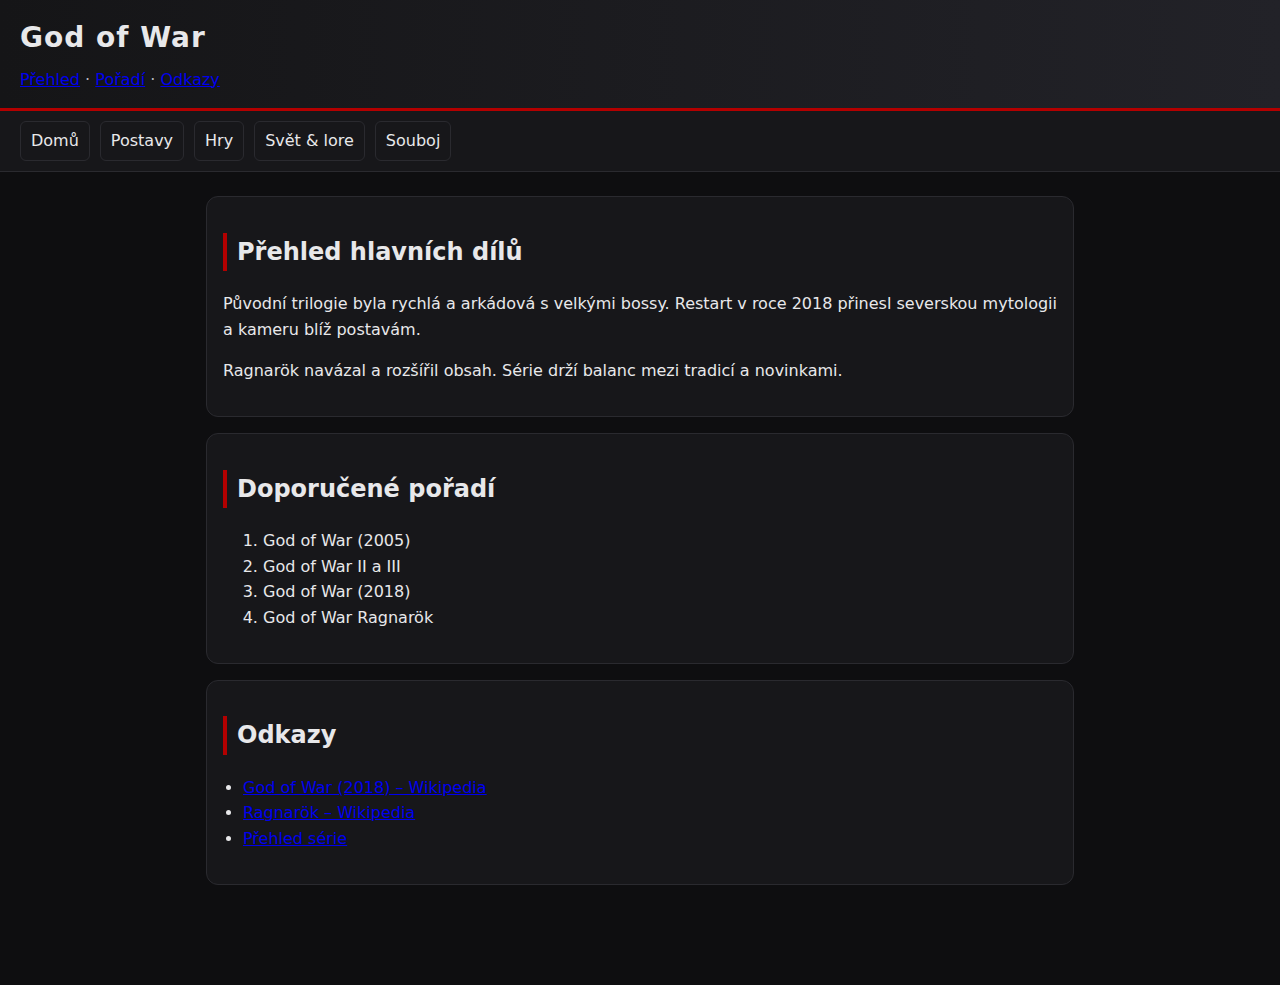
<file: hry.html>
<!doctype html>
<html lang="cs">
<head>
  <meta charset="utf-8" />
  <meta name="viewport" content="width=device-width, initial-scale=1" />
  <title>Hry – God of War</title>
  <link rel="stylesheet" href="styles.css" />
</head>
<body>
  
  <header>
    <h1>God of War</h1>
    <p>
      <a href="#pod1">Přehled</a> ·
      <a href="#pod2">Pořadí</a> ·
      <a href="#pod3">Odkazy</a>
    </p>
  </header>
  
<nav>
  <a href="index.html">Domů</a>
  <a href="postavy.html">Postavy</a>
  <a href="hry.html">Hry</a>
  <a href="lore.html">Svět &amp; lore</a>
  <a href="souboj.html">Souboj</a>
</nav>

  <main class="container">
  
<section class="card">
  <h2 id="pod1">Přehled hlavních dílů</h2>
  <p>Původní trilogie byla rychlá a arkádová s velkými bossy. Restart v roce 2018 přinesl severskou mytologii a kameru blíž postavám.</p>
<p>Ragnarök navázal a rozšířil obsah. Série drží balanc mezi tradicí a novinkami.</p>
</section>

<section class="card">
  <h2 id="pod2">Doporučené pořadí</h2>
  <ol>
    <li>God of War (2005)</li>
    <li>God of War II a III</li>
    <li>God of War (2018)</li>
    <li>God of War Ragnarök</li>
  </ol>
</section>

<section class="card">
  <h2 id="pod3">Odkazy</h2>
  <ul>
    <li><a target="_blank" href="https://en.wikipedia.org/wiki/God_of_War_(2018_video_game)">God of War (2018) – Wikipedia</a></li>
    <li><a target="_blank" href="https://en.wikipedia.org/wiki/God_of_War_Ragnar%C3%B6k">Ragnarök – Wikipedia</a></li>
    <li><a target="_blank" href="https://en.wikipedia.org/wiki/God_of_War_(franchise)">Přehled série</a></li>
  </ul>
</section>

  </main>
</body>
</html>
</file>
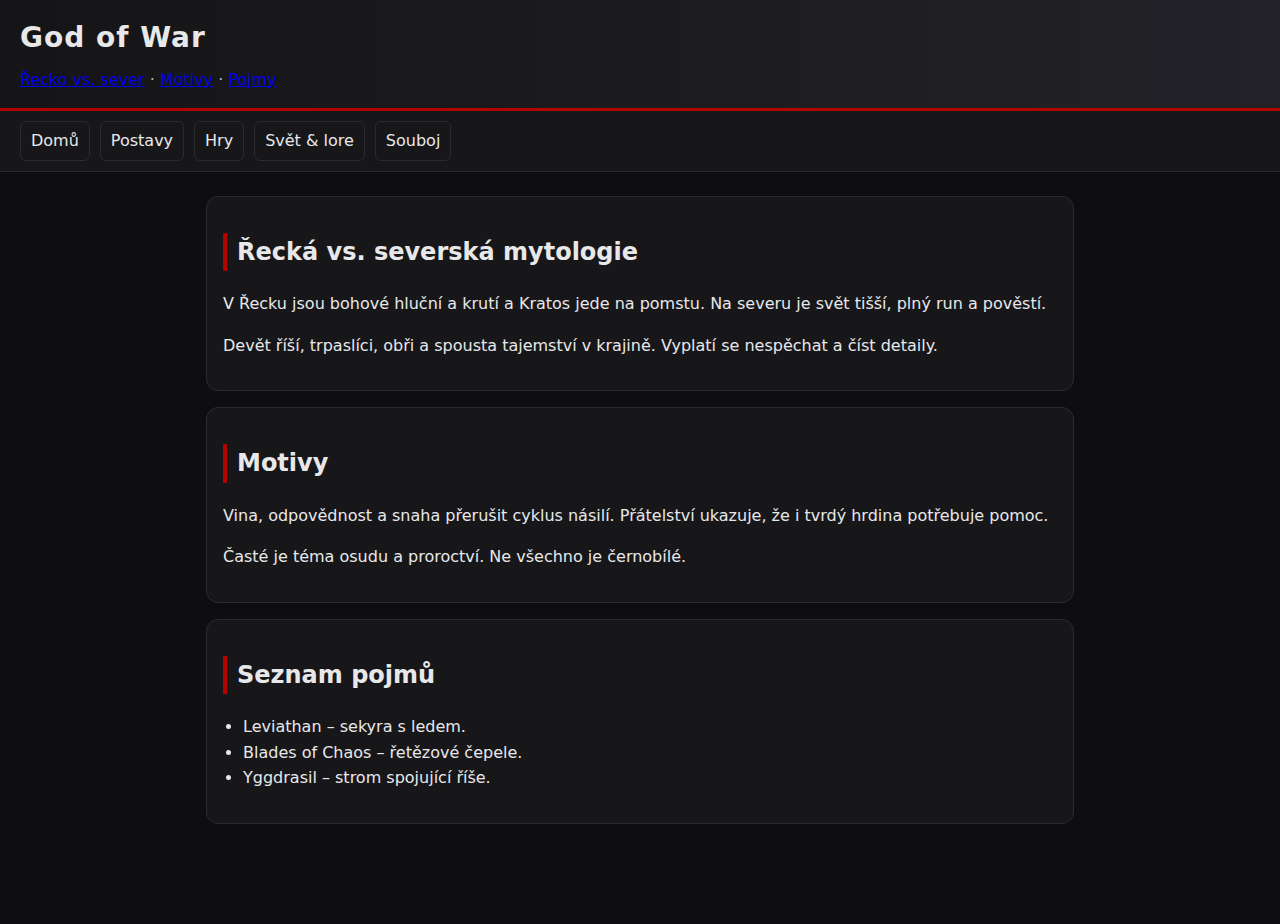
<file: lore.html>
<!doctype html>
<html lang="cs">
<head>
  <meta charset="utf-8" />
  <meta name="viewport" content="width=device-width, initial-scale=1" />
  <title>Svět a lore – God of War</title>
  <link rel="stylesheet" href="styles.css" />
</head>
<body>
  
  <header>
    <h1>God of War</h1>
    <p>
      <a href="#pod1">Řecko vs. sever</a> ·
      <a href="#pod2">Motivy</a> ·
      <a href="#pod3">Pojmy</a>
    </p>
  </header>
  
<nav>
  <a href="index.html">Domů</a>
  <a href="postavy.html">Postavy</a>
  <a href="hry.html">Hry</a>
  <a href="lore.html">Svět &amp; lore</a>
  <a href="souboj.html">Souboj</a>
</nav>

  <main class="container">
  
<section class="card">
  <h2 id="pod1">Řecká vs. severská mytologie</h2>
  <p>V Řecku jsou bohové hluční a krutí a Kratos jede na pomstu. Na severu je svět tišší, plný run a pověstí.</p>
<p>Devět říší, trpaslíci, obři a spousta tajemství v krajině. Vyplatí se nespěchat a číst detaily.</p>
</section>

<section class="card">
  <h2 id="pod2">Motivy</h2>
  <p>Vina, odpovědnost a snaha přerušit cyklus násilí. Přátelství ukazuje, že i tvrdý hrdina potřebuje pomoc.</p>
<p>Časté je téma osudu a proroctví. Ne všechno je černobílé.</p>
</section>

<section class="card">
  <h2 id="pod3">Seznam pojmů</h2>
  <ul>
    <li>Leviathan – sekyra s ledem.</li>
    <li>Blades of Chaos – řetězové čepele.</li>
    <li>Yggdrasil – strom spojující říše.</li>
  </ul>
</section>

  </main>
</body>
</html>
</file>
<file: styles.css>
:root {
  --bg:#0e0e10;
  --panel:#17171a;
  --text:#e8e8ea;
  --muted:#b9b9c2;
  --accent:#b30000;
}
*{box-sizing:border-box}
body{
  margin:0;
  font-family: system-ui, -apple-system, Segoe UI, Roboto, Arial, sans-serif;
  background:var(--bg);
  color:var(--text);
  line-height:1.6;
}
header{
  background:linear-gradient(90deg,#151517,#222228);
  border-bottom:3px solid var(--accent);
  padding:16px 20px;
}
header h1{margin:0;font-size:28px;letter-spacing:1px}
header p{margin:6px 0 0;color:var(--muted)}
nav{
  background:var(--panel);
  padding:10px 20px;
  display:flex;
  flex-wrap:wrap;
  gap:10px;
  border-bottom:1px solid #2a2a2f;
}
nav a{
  color:var(--text);
  text-decoration:none;
  padding:6px 10px;
  border:1px solid #2a2a2f;
  border-radius:6px;
}
nav a:hover{background:#222227;border-color:var(--accent)}
.container{max-width:900px;margin:24px auto;padding:0 16px 60px}
.card{
  background:var(--panel);
  border:1px solid #2a2a2f;
  border-radius:12px;
  padding:16px;
  margin:16px 0;
}
h2{border-left:4px solid var(--accent);padding-left:10px}
.media{display:block;max-width:720px;width:100%;height:auto;margin:8px auto;border-radius:10px}
.video{position:relative;width:100%;max-width:720px;margin:8px auto;border-radius:10px;overflow:hidden}
.video iframe{position:absolute;inset:0;width:100%;height:100%;border:0}
.video::before{content:"";display:block;padding-top:56.25%} /* 16:9 */
small{color:var(--muted)}
ul{padding-left:20px}
</file>
